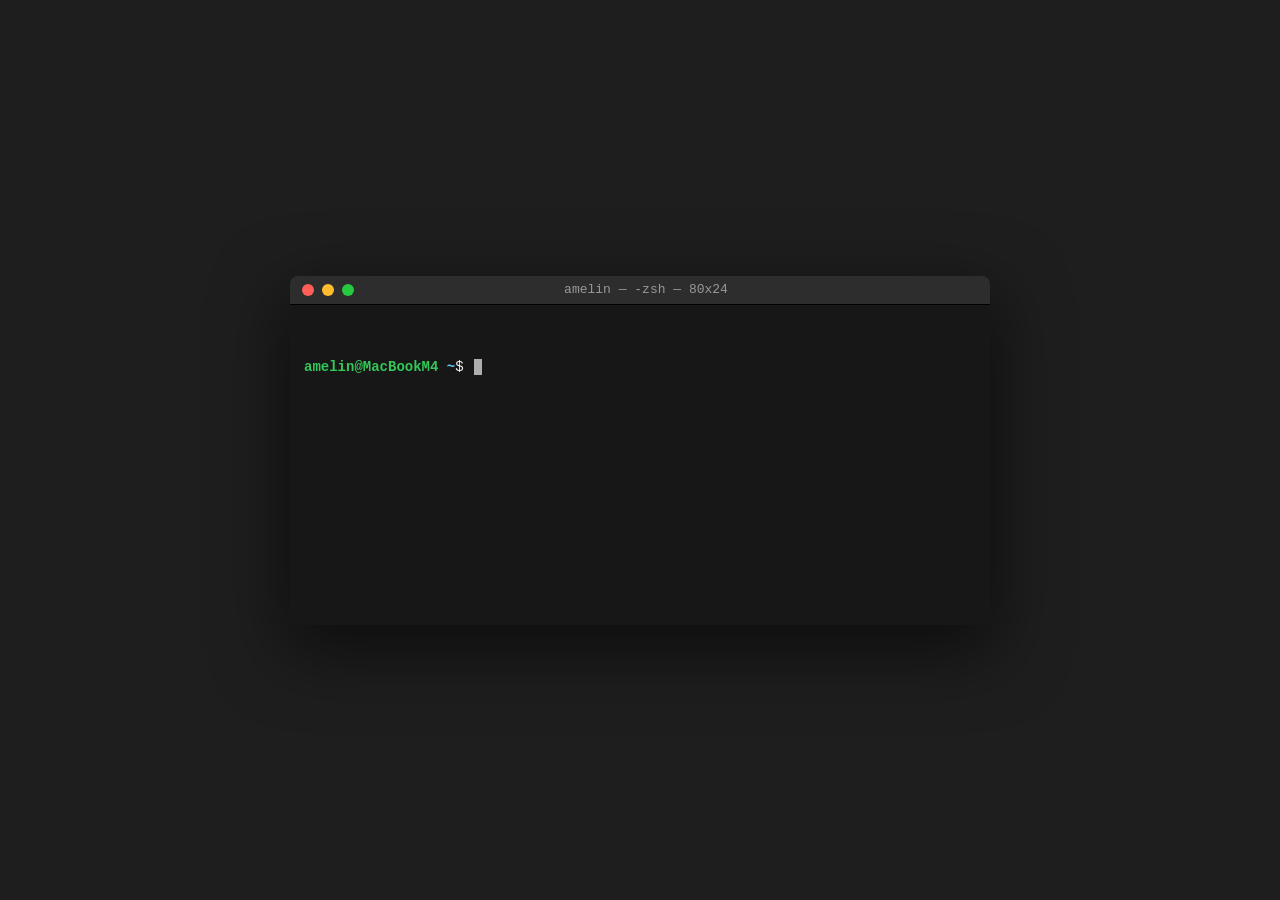
<file: index.html>
<!DOCTYPE html>
<html lang="ru">
<head>
    <meta charset="UTF-8">
    <meta name="viewport" content="width=device-width, initial-scale=1.0">
    <title>Terminal - amelin@MacBookM4</title>
    <style>
        :root {
            --bg-color: #1e1e1e;
            --term-bg: #171717;   
            --term-header: #2d2d2d;
            --text-color: #f1f1f1; 
            --text-muted: #808080;
            --user-color: #34c759; 
            --path-color: #5ac8fa; 
            --font-stack: 'Menlo', 'Monaco', 'Courier New', monospace;
            --shadow: 0 22px 70px 4px rgba(0,0,0,0.56);
        }

        body {
            margin: 0;
            padding: 0;
            background-color: var(--bg-color);
            height: 100vh;
            display: flex;
            justify-content: center;
            align-items: center;
            font-family: var(--font-stack);
            overflow: hidden;
        }

        .window {
            width: 700px;
            max-width: 90%;
            background-color: var(--term-bg);
            border-radius: 8px;
            box-shadow: var(--shadow);
            display: flex;
            flex-direction: column;
            position: absolute;
            opacity: 0; 
            transition: opacity 0.3s ease, transform 0.3s ease;
        }

        .window-header {
            background-color: var(--term-header);
            height: 28px;
            border-top-left-radius: 8px;
            border-top-right-radius: 8px;
            display: flex;
            align-items: center;
            padding-left: 12px;
            border-bottom: 1px solid #000;
        }

        .buttons {
            display: flex;
            gap: 8px;
        }

        .btn {
            width: 12px;
            height: 12px;
            border-radius: 50%;
        }

        .btn-close { background-color: #ff5f56; }
        .btn-minimize { background-color: #ffbd2e; }
        .btn-expand { background-color: #27c93f; }

        .window-title {
            flex-grow: 1;
            text-align: center;
            color: #999;
            font-size: 13px;
            margin-right: 52px;
            font-weight: 500;
        }

        .terminal-content {
            padding: 10px 14px;
            color: var(--text-color);
            font-size: 14px;
            line-height: 1.5;
            min-height: 300px;
            overflow-y: auto;
            white-space: pre-wrap;
            word-wrap: break-word;
        }

        .prompt-user { color: var(--user-color); font-weight: bold; }
        .prompt-path { color: var(--path-color); font-weight: bold; }
        .prompt-symbol { color: var(--text-color); }
        
        /* Курсор */
        .cursor {
            display: inline-block;
            width: 8px;
            height: 16px;
            background-color: #aeafad;
            vertical-align: middle;
            margin-left: 2px;
            animation: blink 1s step-end infinite;
        }

        .cursor.typing {
            animation: none;
            opacity: 1;
        }

        @keyframes blink {
            0%, 100% { opacity: 1; }
            50% { opacity: 0; }
        }

        #term1 {
            opacity: 1; 
            z-index: 1;
        }

        #term2 {
            z-index: 2;
            width: 600px; 
            height: 350px;
        }

        .hidden { display: none; }
        
    </style>
</head>
<body>

    <div id="term1" class="window">
        <div class="window-header">
            <div class="buttons">
                <div class="btn btn-close"></div>
                <div class="btn btn-minimize"></div>
                <div class="btn btn-expand"></div>
            </div>
            <div class="window-title">amelin — -zsh — 80x24</div>
        </div>
        <div class="terminal-content" id="content1">
            </div>
    </div>

    <div id="term2" class="window">
        <div class="window-header">
            <div class="buttons">
                <div class="btn btn-close"></div>
                <div class="btn btn-minimize"></div>
                <div class="btn btn-expand"></div>
            </div>
            <div class="window-title">otkritka.sh</div>
        </div>
        <div class="terminal-content" id="content2">
            </div>
    </div>

    <script>
        // Конфигурация
        const PROMPT_BASE = `<span class="prompt-user">amelin@MacBookM4</span> <span class="prompt-path">~</span><span class="prompt-symbol">$</span> `;
        const PROMPT_FOLDER = `<span class="prompt-user">amelin@MacBookM4</span> <span class="prompt-path">~/pozdrav_2025</span><span class="prompt-symbol">$</span> `;
        
        const term1Content = document.getElementById('content1');
        const term2 = document.getElementById('term2');
        const term2Content = document.getElementById('content2');

        const sleep = (ms) => new Promise(resolve => setTimeout(resolve, ms));

        async function typeText(container, text, speed = 50) {
            let cursor = container.querySelector('.cursor');
            if(cursor) cursor.remove();

            for (let char of text) {
                container.insertAdjacentText('beforeend', char);
                if(!cursor) {
                    cursor = document.createElement('span');
                    cursor.className = 'cursor typing';
                }
                container.appendChild(cursor);
                
                const randomDelay = speed + (Math.random() * 50 - 25); 
                await sleep(randomDelay);
                
                cursor.remove();
            }
            
            cursor.className = 'cursor';
            container.appendChild(cursor);
        }

        function addPrompt(container, promptHTML) {
            let cursor = container.querySelector('.cursor');
            if(cursor) cursor.remove();

            const line = document.createElement('div');
            line.innerHTML = promptHTML + '<span class="cursor"></span>';
            container.appendChild(line);
            
            container.scrollTop = container.scrollHeight;
            return line;
        }

        function removeCursor(container) {
            const cursors = container.querySelectorAll('.cursor');
            cursors.forEach(c => c.remove());
        }

        async function runScenario() {
            await sleep(800);
            addPrompt(term1Content, PROMPT_BASE);
            await sleep(1000);

            let activeLine = term1Content.lastElementChild;
            removeCursor(term1Content); 
            activeLine.innerHTML = PROMPT_BASE; 
            
            await typeText(activeLine, "cd pozdrav_2025", 70);
            await sleep(400); 

            removeCursor(term1Content);
            addPrompt(term1Content, PROMPT_FOLDER);
            await sleep(800);

            activeLine = term1Content.lastElementChild;
            removeCursor(term1Content);
            activeLine.innerHTML = PROMPT_FOLDER;
            
            await typeText(activeLine, "./otkritka.sh", 70);
            await sleep(600);
            
            removeCursor(term1Content);
            const outputLine = document.createElement('div');
            outputLine.textContent = "/bin/terminal --screen 800x600 ";
            outputLine.style.color = "#808080"; 
            outputLine.style.marginTop = "4px";
            term1Content.appendChild(outputLine);
            await sleep(1000);

            showSecondWindow();
        }

        async function showSecondWindow() {
            const rect = document.getElementById('term1').getBoundingClientRect();
            term2.style.left = (rect.left + 50) + 'px';
            term2.style.top = (rect.top + 50) + 'px';
            
            term2.style.opacity = '1';
            
            await sleep(1000); 

            const lines = [
                "Дорогой, Илья.",
                "Сегодня тебе исполняется 16 лет, и я тебя с этим поздравляю.",
                "Расти большой, не будь лапшой, пусть всё в жизни будет хорошо.",
                "Пусть появляются новые кубки, СОЧи будут сданы,",
                "а долги по учёбе закрыты.",
                "",
                "Поздравляю!"
            ];

            const t2 = term2Content;
            
            const startLine = document.createElement('div');
            startLine.innerHTML = '<span class="cursor"></span>';
            t2.appendChild(startLine);

            for (let i = 0; i < lines.length; i++) {
                const lineText = lines[i];
                let currentLineDiv = t2.lastElementChild;
                
                if (lineText.length > 0) {
                    await typeText(currentLineDiv, lineText, 50);
                } else {
                    await sleep(300);
                    removeCursor(currentLineDiv);
                }

                await sleep(400); 

                if (i < lines.length) { 
                    removeCursor(currentLineDiv);
                    const newLineDiv = document.createElement('div');
                    newLineDiv.innerHTML = '<span class="cursor"></span>';
                    if(i === lines.length - 2) newLineDiv.style.marginTop = "10px";
                    
                    t2.appendChild(newLineDiv);
                    t2.scrollTop = t2.scrollHeight;
                }
            }
            
        }

        window.onload = runScenario;
        // Потрачено: 2 часа кодинга страницы, 
        // 30 минут засовывания страницы в бота 
        // и 1 час выжидания 00:00 что бы закинуть бота илье 
    </script>
</body>
</html>
</file>
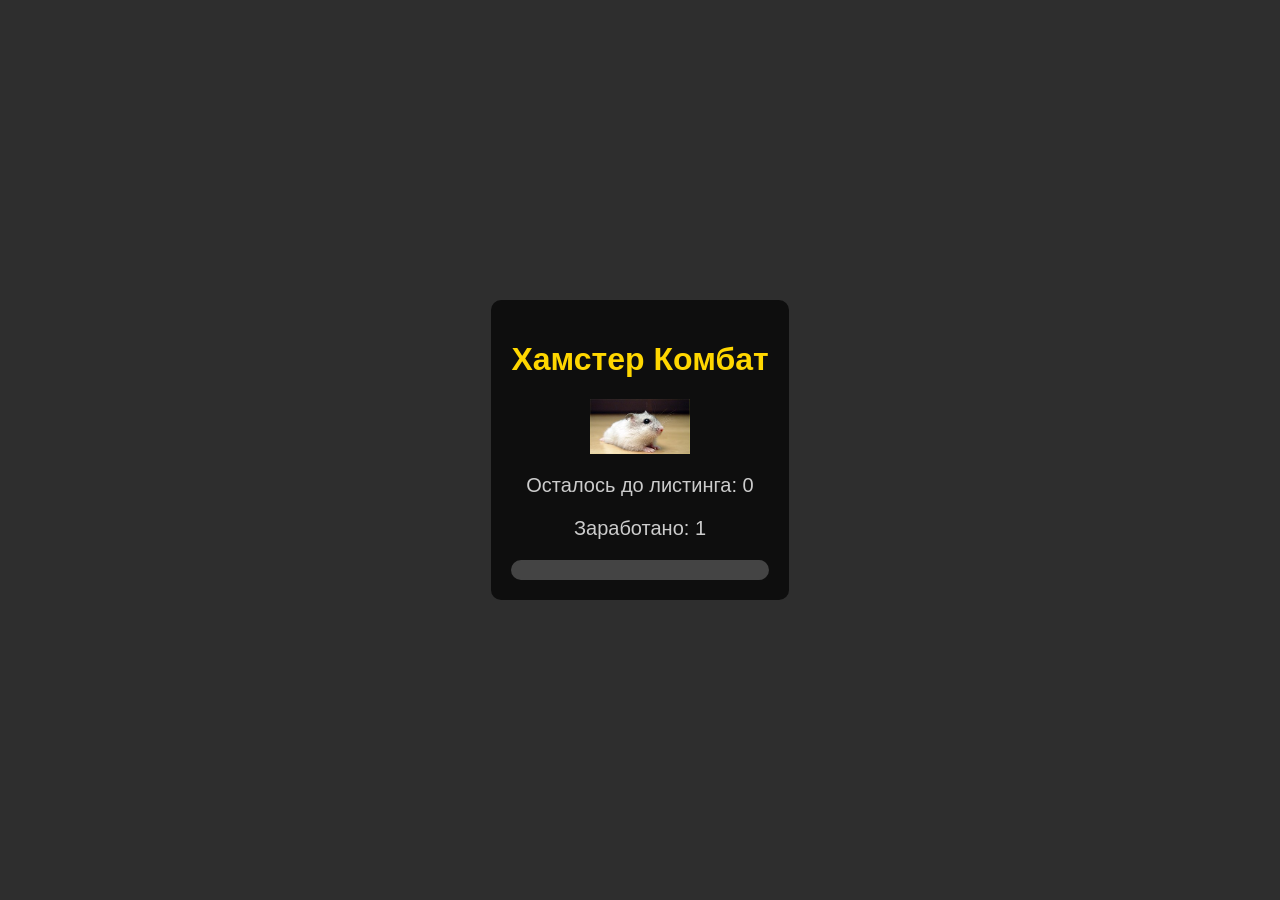
<file: banan/index.html>
<!DOCTYPE html>
<html lang="ru">
<head>
    <meta charset="UTF-8">
    <meta name="viewport" content="width=device-width, initial-scale=1.0">
    <title>Хамстер Криминал</title>
    <link rel="stylesheet" href="style.css">
</head>
<body>
    <div class="container">
        <h1>Хамстер Комбат</h1>
        <div class="banana-container">
            <img src="hamster.png" alt="Тут должен быть хомяк" id="banana">
        </div>
        <p>Осталось до листинга: <span id="click-count">0</span></p>
        <div class="task-bar">
            <p>Заработано: <span id="level">1</span></p>
            <div class="progress-bar">
                <div class="progress" id="progress"></div>
            </div>
        </div>
    </div>
    <div class="modal" id="upgrade-modal">
        <div class="modal-content">
            <h2>Улучшение!</h2>
            <p>Ваш клик теперь добавляет +1!</p>
            <button id="upgrade-button">ОК</button>
        </div>
    </div>
    <script src="script.js"></script>
</body>
</html>
</file>
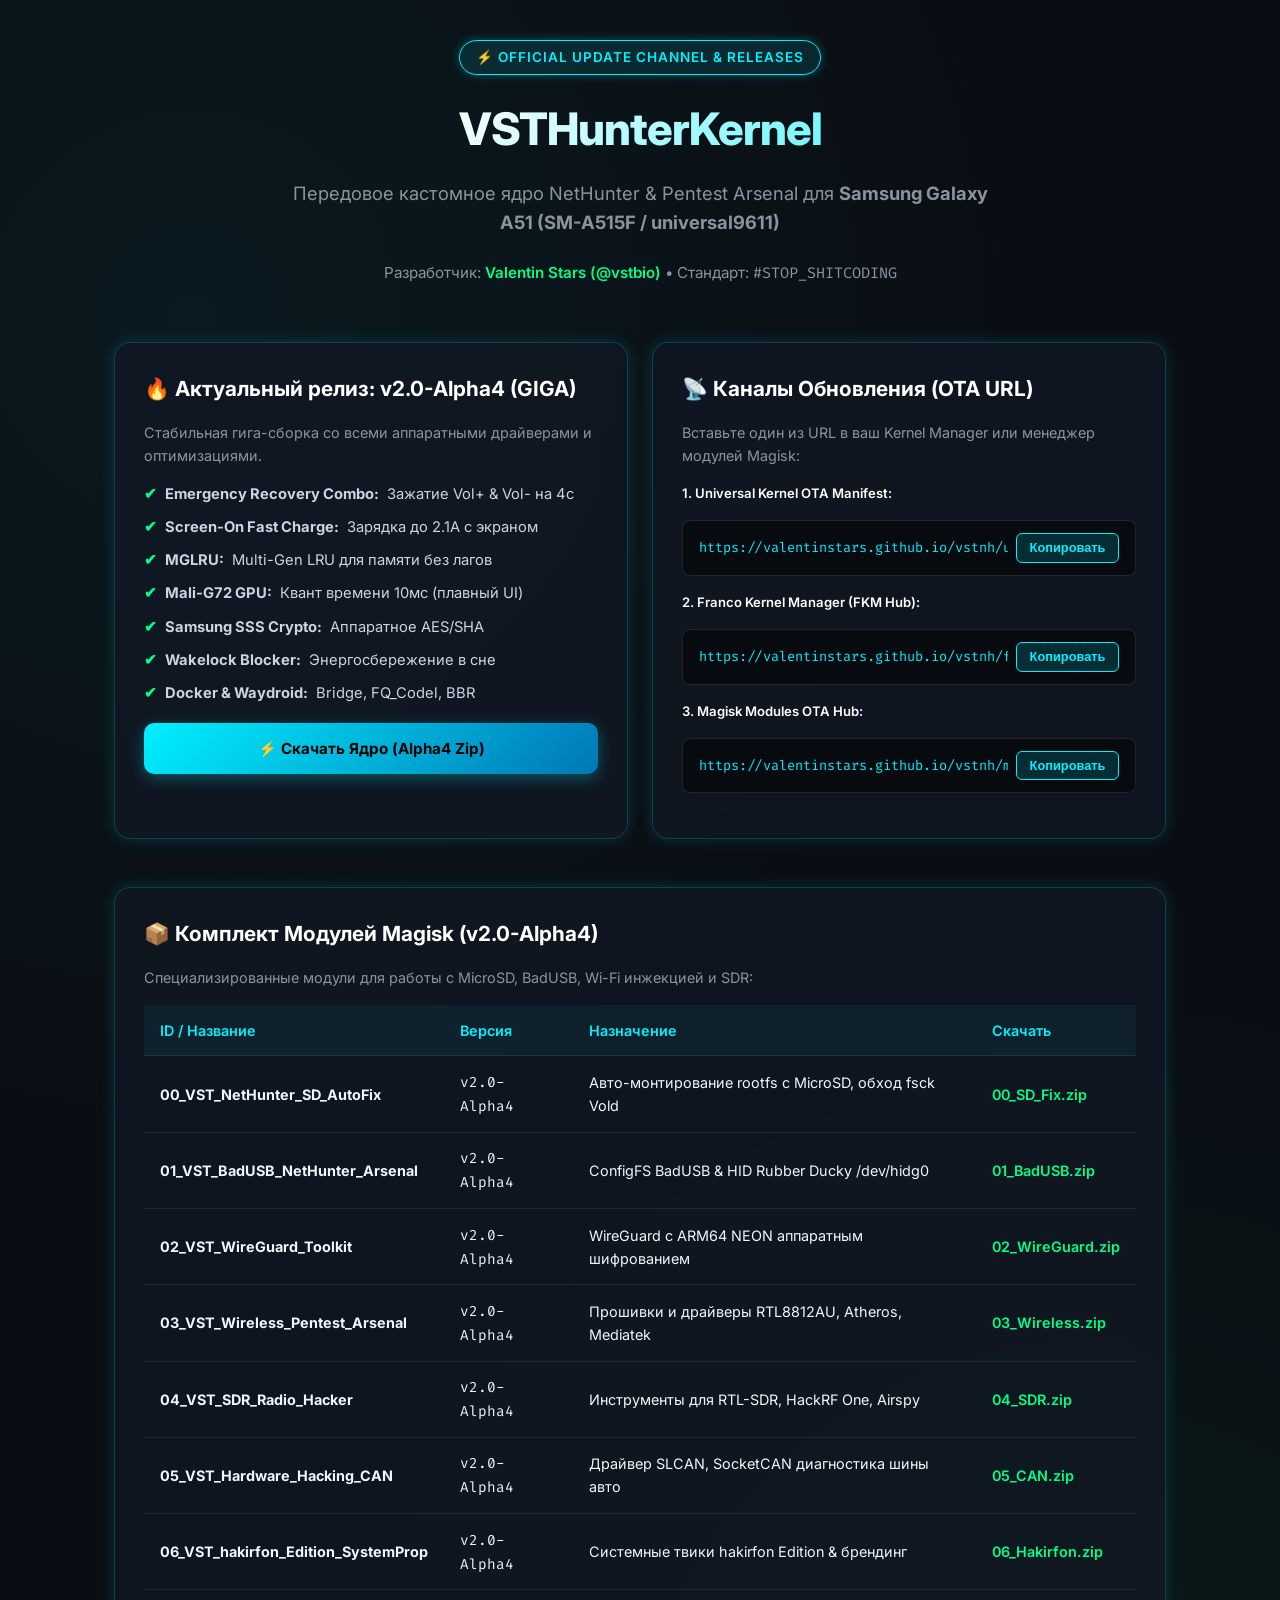
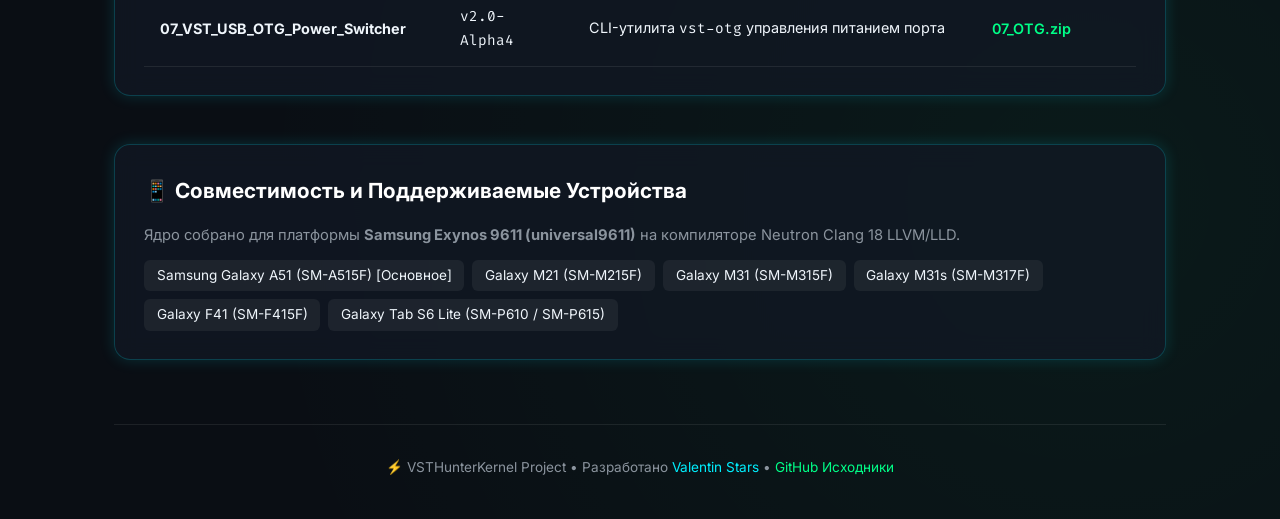
<file: vstnh/index.html>
<!DOCTYPE html>
<html lang="ru">
<head>
  <meta charset="UTF-8">
  <meta name="viewport" content="width=device-width, initial-scale=1.0">
  <title>⚡ VSTHunterKernel — Официальный Канал Обновления</title>
  <meta name="description" content="Канал обновления и релизов ядра VSTHunterKernel для Samsung Galaxy A51 (SM-A515F / universal9611) & NetHunter Arsenal">
  <link rel="preconnect" href="https://fonts.googleapis.com">
  <link rel="preconnect" href="https://fonts.gstatic.com" crossorigin>
  <link href="https://fonts.googleapis.com/css2?family=Fira+Code:wght@400;600;700&family=Inter:wght@300;400;600;700;800&display=swap" rel="stylesheet">
  <style>
    :root {
      --bg-primary: #0a0e14;
      --bg-secondary: #121824;
      --bg-card: rgba(18, 24, 36, 0.75);
      --accent-cyan: #00f0ff;
      --accent-green: #00ff88;
      --accent-red: #ff3366;
      --accent-purple: #9d4edd;
      --text-main: #f0f6fc;
      --text-muted: #8b949e;
      --border-color: rgba(0, 240, 255, 0.2);
      --border-glow: 0 0 15px rgba(0, 240, 255, 0.15);
    }

    * {
      box-sizing: border-box;
      margin: 0;
      padding: 0;
    }

    body {
      background-color: var(--bg-primary);
      color: var(--text-main);
      font-family: 'Inter', sans-serif;
      line-height: 1.6;
      overflow-x: hidden;
      background-image: 
        radial-gradient(circle at 15% 15%, rgba(0, 240, 255, 0.05) 0%, transparent 40%),
        radial-gradient(circle at 85% 85%, rgba(0, 255, 136, 0.05) 0%, transparent 40%);
    }

    code, pre {
      font-family: 'Fira Code', monospace;
    }

    .container {
      max-width: 1100px;
      margin: 0 auto;
      padding: 2.5rem 1.5rem;
    }

    header {
      text-align: center;
      margin-bottom: 3.5rem;
      position: relative;
    }

    .badge-release {
      display: inline-block;
      padding: 0.35rem 1rem;
      border-radius: 9999px;
      background: rgba(0, 240, 255, 0.1);
      border: 1px solid var(--accent-cyan);
      color: var(--accent-cyan);
      font-size: 0.85rem;
      font-weight: 600;
      letter-spacing: 1px;
      text-transform: uppercase;
      margin-bottom: 1.2rem;
      box-shadow: 0 0 10px rgba(0, 240, 255, 0.3);
    }

    h1 {
      font-size: 2.8rem;
      font-weight: 800;
      letter-spacing: -1px;
      background: linear-gradient(135deg, #ffffff 30%, var(--accent-cyan) 100%);
      -webkit-background-clip: text;
      -webkit-text-fill-color: transparent;
      margin-bottom: 0.8rem;
    }

    .subtitle {
      color: var(--text-muted);
      font-size: 1.15rem;
      max-width: 700px;
      margin: 0 auto 1.5rem;
    }

    .author-tag {
      font-size: 0.95rem;
      color: var(--text-muted);
    }

    .author-tag a {
      color: var(--accent-green);
      text-decoration: none;
      font-weight: 600;
      transition: all 0.2s;
    }

    .author-tag a:hover {
      text-shadow: 0 0 8px rgba(0, 255, 136, 0.6);
    }

    .grid-cards {
      display: grid;
      grid-template-columns: repeat(auto-fit, minmax(320px, 1fr));
      gap: 1.5rem;
      margin-bottom: 3rem;
    }

    .card {
      background: var(--bg-card);
      border: 1px solid var(--border-color);
      border-radius: 16px;
      padding: 1.8rem;
      backdrop-filter: blur(12px);
      box-shadow: var(--border-glow);
      transition: transform 0.25s, border-color 0.25s, box-shadow 0.25s;
    }

    .card:hover {
      transform: translateY(-4px);
      border-color: var(--accent-cyan);
      box-shadow: 0 0 25px rgba(0, 240, 255, 0.25);
    }

    .card-title {
      font-size: 1.3rem;
      font-weight: 700;
      color: #fff;
      display: flex;
      align-items: center;
      gap: 0.6rem;
      margin-bottom: 1rem;
    }

    .ota-url-box {
      background: rgba(0, 0, 0, 0.5);
      border: 1px solid rgba(255, 255, 255, 0.1);
      border-radius: 8px;
      padding: 0.75rem 1rem;
      display: flex;
      align-items: center;
      justify-content: space-between;
      gap: 0.5rem;
      margin: 1rem 0;
    }

    .ota-url-box code {
      font-size: 0.85rem;
      color: var(--accent-cyan);
      overflow-x: auto;
      white-space: nowrap;
    }

    .btn-copy {
      background: rgba(0, 240, 255, 0.15);
      border: 1px solid var(--accent-cyan);
      color: var(--accent-cyan);
      padding: 0.4rem 0.8rem;
      border-radius: 6px;
      cursor: pointer;
      font-size: 0.8rem;
      font-weight: 600;
      transition: all 0.2s;
      flex-shrink: 0;
    }

    .btn-copy:hover {
      background: var(--accent-cyan);
      color: #000;
    }

    .btn-download {
      display: inline-flex;
      align-items: center;
      justify-content: center;
      gap: 0.6rem;
      width: 100%;
      padding: 0.85rem 1.2rem;
      border-radius: 10px;
      background: linear-gradient(135deg, var(--accent-cyan) 0%, #0077b6 100%);
      color: #000;
      font-weight: 700;
      text-decoration: none;
      font-size: 0.95rem;
      transition: all 0.2s;
      box-shadow: 0 4px 15px rgba(0, 240, 255, 0.3);
      margin-top: 0.5rem;
    }

    .btn-download:hover {
      box-shadow: 0 6px 20px rgba(0, 240, 255, 0.5);
      transform: scale(1.02);
    }

    .features-list {
      list-style: none;
      margin-top: 1rem;
    }

    .features-list li {
      margin-bottom: 0.6rem;
      font-size: 0.92rem;
      color: #cbd5e1;
      display: flex;
      align-items: flex-start;
      gap: 0.5rem;
    }

    .features-list li::before {
      content: "✔";
      color: var(--accent-green);
      font-weight: bold;
    }

    .modules-table {
      width: 100%;
      border-collapse: collapse;
      margin-top: 1rem;
    }

    .modules-table th, .modules-table td {
      padding: 0.85rem 1rem;
      text-align: left;
      border-bottom: 1px solid rgba(255, 255, 255, 0.08);
      font-size: 0.9rem;
    }

    .modules-table th {
      color: var(--accent-cyan);
      font-weight: 600;
      background: rgba(0, 240, 255, 0.05);
    }

    .modules-table td a {
      color: var(--accent-green);
      text-decoration: none;
      font-weight: 600;
    }

    .modules-table td a:hover {
      text-decoration: underline;
    }

    footer {
      text-align: center;
      margin-top: 4rem;
      padding-top: 2rem;
      border-top: 1px solid rgba(255, 255, 255, 0.08);
      color: var(--text-muted);
      font-size: 0.85rem;
    }

    .toast {
      position: fixed;
      bottom: 2rem;
      right: 2rem;
      background: var(--accent-green);
      color: #000;
      padding: 0.75rem 1.5rem;
      border-radius: 8px;
      font-weight: 700;
      box-shadow: 0 4px 15px rgba(0, 255, 136, 0.4);
      opacity: 0;
      transform: translateY(20px);
      transition: all 0.3s ease;
      pointer-events: none;
      z-index: 1000;
    }

    .toast.show {
      opacity: 1;
      transform: translateY(0);
    }
  </style>
</head>
<body>

  <div class="container">
    <header>
      <div class="badge-release">⚡ Official Update Channel & Releases</div>
      <h1>VSTHunterKernel</h1>
      <p class="subtitle">Передовое кастомное ядро NetHunter & Pentest Arsenal для <strong>Samsung Galaxy A51 (SM-A515F / universal9611)</strong></p>
      <div class="author-tag">Разработчик: <a href="https://vstbio.t.me" target="_blank">Valentin Stars (@vstbio)</a> • Стандарт: <code>#STOP_SHITCODING</code></div>
    </header>

    <div class="grid-cards">
      <!-- Latest Kernel Card -->
      <div class="card">
        <div class="card-title">🔥 Актуальный релиз: v2.0-Alpha4 (GIGA)</div>
        <p style="color: var(--text-muted); font-size: 0.9rem;">Стабильная гига-сборка со всеми аппаратными драйверами и оптимизациями.</p>
        <ul class="features-list">
          <li><strong>Emergency Recovery Combo:</strong> Зажатие Vol+ & Vol- на 4с</li>
          <li><strong>Screen-On Fast Charge:</strong> Зарядка до 2.1А с экраном</li>
          <li><strong>MGLRU:</strong> Multi-Gen LRU для памяти без лагов</li>
          <li><strong>Mali-G72 GPU:</strong> Квант времени 10мс (плавный UI)</li>
          <li><strong>Samsung SSS Crypto:</strong> Аппаратное AES/SHA</li>
          <li><strong>Wakelock Blocker:</strong> Энергосбережение в сне</li>
          <li><strong>Docker & Waydroid:</strong> Bridge, FQ_Codel, BBR</li>
        </ul>
        <a href="https://github.com/ValentinStars/VSTHunterKernel/releases/download/v2.0-Alpha4/VSTHunterKernel-A51-NetHunter-VST-Alpha4.zip" class="btn-download">
          ⚡ Скачать Ядро (Alpha4 Zip)
        </a>
      </div>

      <!-- OTA Update Channels Card -->
      <div class="card">
        <div class="card-title">📡 Каналы Обновления (OTA URL)</div>
        <p style="color: var(--text-muted); font-size: 0.9rem;">Вставьте один из URL в ваш Kernel Manager или менеджер модулей Magisk:</p>
        
        <div style="margin-top: 1rem;">
          <div style="font-size: 0.82rem; font-weight: 600; color: #fff;">1. Universal Kernel OTA Manifest:</div>
          <div class="ota-url-box">
            <code id="url-update">https://valentinstars.github.io/vstnh/update.json</code>
            <button class="btn-copy" onclick="copyText('url-update')">Копировать</button>
          </div>
        </div>

        <div>
          <div style="font-size: 0.82rem; font-weight: 600; color: #fff;">2. Franco Kernel Manager (FKM Hub):</div>
          <div class="ota-url-box">
            <code id="url-fkm">https://valentinstars.github.io/vstnh/fkm.json</code>
            <button class="btn-copy" onclick="copyText('url-fkm')">Копировать</button>
          </div>
        </div>

        <div>
          <div style="font-size: 0.82rem; font-weight: 600; color: #fff;">3. Magisk Modules OTA Hub:</div>
          <div class="ota-url-box">
            <code id="url-magisk">https://valentinstars.github.io/vstnh/magisk.json</code>
            <button class="btn-copy" onclick="copyText('url-magisk')">Копировать</button>
          </div>
        </div>
      </div>
    </div>

    <!-- Magisk Modules Section -->
    <div class="card" style="margin-bottom: 3rem;">
      <div class="card-title">📦 Комплект Модулей Magisk (v2.0-Alpha4)</div>
      <p style="color: var(--text-muted); font-size: 0.9rem;">Специализированные модули для работы с MicroSD, BadUSB, Wi-Fi инжекцией и SDR:</p>
      
      <div style="overflow-x: auto;">
        <table class="modules-table">
          <thead>
            <tr>
              <th>ID / Название</th>
              <th>Версия</th>
              <th>Назначение</th>
              <th>Скачать</th>
            </tr>
          </thead>
          <tbody>
            <tr>
              <td><strong>00_VST_NetHunter_SD_AutoFix</strong></td>
              <td><code>v2.0-Alpha4</code></td>
              <td>Авто-монтирование rootfs с MicroSD, обход fsck Vold</td>
              <td><a href="https://github.com/ValentinStars/VSTHunterKernel/releases/download/v2.0-Alpha4/00_VST_NetHunter_SD_AutoFix.zip">00_SD_Fix.zip</a></td>
            </tr>
            <tr>
              <td><strong>01_VST_BadUSB_NetHunter_Arsenal</strong></td>
              <td><code>v2.0-Alpha4</code></td>
              <td>ConfigFS BadUSB & HID Rubber Ducky /dev/hidg0</td>
              <td><a href="https://github.com/ValentinStars/VSTHunterKernel/releases/download/v2.0-Alpha4/01_VST_BadUSB_NetHunter_Arsenal.zip">01_BadUSB.zip</a></td>
            </tr>
            <tr>
              <td><strong>02_VST_WireGuard_Toolkit</strong></td>
              <td><code>v2.0-Alpha4</code></td>
              <td>WireGuard с ARM64 NEON аппаратным шифрованием</td>
              <td><a href="https://github.com/ValentinStars/VSTHunterKernel/releases/download/v2.0-Alpha4/02_VST_WireGuard_Toolkit.zip">02_WireGuard.zip</a></td>
            </tr>
            <tr>
              <td><strong>03_VST_Wireless_Pentest_Arsenal</strong></td>
              <td><code>v2.0-Alpha4</code></td>
              <td>Прошивки и драйверы RTL8812AU, Atheros, Mediatek</td>
              <td><a href="https://github.com/ValentinStars/VSTHunterKernel/releases/download/v2.0-Alpha4/03_VST_Wireless_Pentest_Arsenal.zip">03_Wireless.zip</a></td>
            </tr>
            <tr>
              <td><strong>04_VST_SDR_Radio_Hacker</strong></td>
              <td><code>v2.0-Alpha4</code></td>
              <td>Инструменты для RTL-SDR, HackRF One, Airspy</td>
              <td><a href="https://github.com/ValentinStars/VSTHunterKernel/releases/download/v2.0-Alpha4/04_VST_SDR_Radio_Hacker.zip">04_SDR.zip</a></td>
            </tr>
            <tr>
              <td><strong>05_VST_Hardware_Hacking_CAN</strong></td>
              <td><code>v2.0-Alpha4</code></td>
              <td>Драйвер SLCAN, SocketCAN диагностика шины авто</td>
              <td><a href="https://github.com/ValentinStars/VSTHunterKernel/releases/download/v2.0-Alpha4/05_VST_Hardware_Hacking_CAN.zip">05_CAN.zip</a></td>
            </tr>
            <tr>
              <td><strong>06_VST_hakirfon_Edition_SystemProp</strong></td>
              <td><code>v2.0-Alpha4</code></td>
              <td>Системные твики hakirfon Edition & брендинг</td>
              <td><a href="https://github.com/ValentinStars/VSTHunterKernel/releases/download/v2.0-Alpha4/06_VST_hakirfon_Edition_SystemProp.zip">06_Hakirfon.zip</a></td>
            </tr>
            <tr>
              <td><strong>07_VST_USB_OTG_Power_Switcher</strong></td>
              <td><code>v2.0-Alpha4</code></td>
              <td>CLI-утилита <code>vst-otg</code> управления питанием порта</td>
              <td><a href="https://github.com/ValentinStars/VSTHunterKernel/releases/download/v2.0-Alpha4/07_VST_USB_OTG_Power_Switcher.zip">07_OTG.zip</a></td>
            </tr>
          </tbody>
        </table>
      </div>
    </div>

    <!-- Supported Devices -->
    <div class="card">
      <div class="card-title">📱 Совместимость и Поддерживаемые Устройства</div>
      <p style="color: var(--text-muted); font-size: 0.92rem; margin-bottom: 0.8rem;">
        Ядро собрано для платформы <strong>Samsung Exynos 9611 (universal9611)</strong> на компиляторе Neutron Clang 18 LLVM/LLD.
      </p>
      <div style="display: flex; flex-wrap: wrap; gap: 0.5rem; margin-top: 0.5rem;">
        <span style="background: rgba(255,255,255,0.06); padding: 0.3rem 0.8rem; border-radius: 6px; font-size: 0.85rem;">Samsung Galaxy A51 (SM-A515F) [Основное]</span>
        <span style="background: rgba(255,255,255,0.06); padding: 0.3rem 0.8rem; border-radius: 6px; font-size: 0.85rem;">Galaxy M21 (SM-M215F)</span>
        <span style="background: rgba(255,255,255,0.06); padding: 0.3rem 0.8rem; border-radius: 6px; font-size: 0.85rem;">Galaxy M31 (SM-M315F)</span>
        <span style="background: rgba(255,255,255,0.06); padding: 0.3rem 0.8rem; border-radius: 6px; font-size: 0.85rem;">Galaxy M31s (SM-M317F)</span>
        <span style="background: rgba(255,255,255,0.06); padding: 0.3rem 0.8rem; border-radius: 6px; font-size: 0.85rem;">Galaxy F41 (SM-F415F)</span>
        <span style="background: rgba(255,255,255,0.06); padding: 0.3rem 0.8rem; border-radius: 6px; font-size: 0.85rem;">Galaxy Tab S6 Lite (SM-P610 / SM-P615)</span>
      </div>
    </div>

    <footer>
      <p>⚡ VSTHunterKernel Project • Разработано <a href="https://vstbio.t.me" style="color: var(--accent-cyan); text-decoration: none;">Valentin Stars</a> • <a href="https://github.com/ValentinStars/VSTHunterKernel" style="color: var(--accent-green); text-decoration: none;">GitHub Исходники</a></p>
    </footer>
  </div>

  <div id="toast" class="toast">Скопировано в буфер обмена!</div>

  <script>
    function copyText(id) {
      const text = document.getElementById(id).innerText;
      navigator.clipboard.writeText(text).then(() => {
        const toast = document.getElementById('toast');
        toast.classList.add('show');
        setTimeout(() => {
          toast.classList.remove('show');
        }, 2000);
      });
    }
  </script>
</body>
</html>
</file>
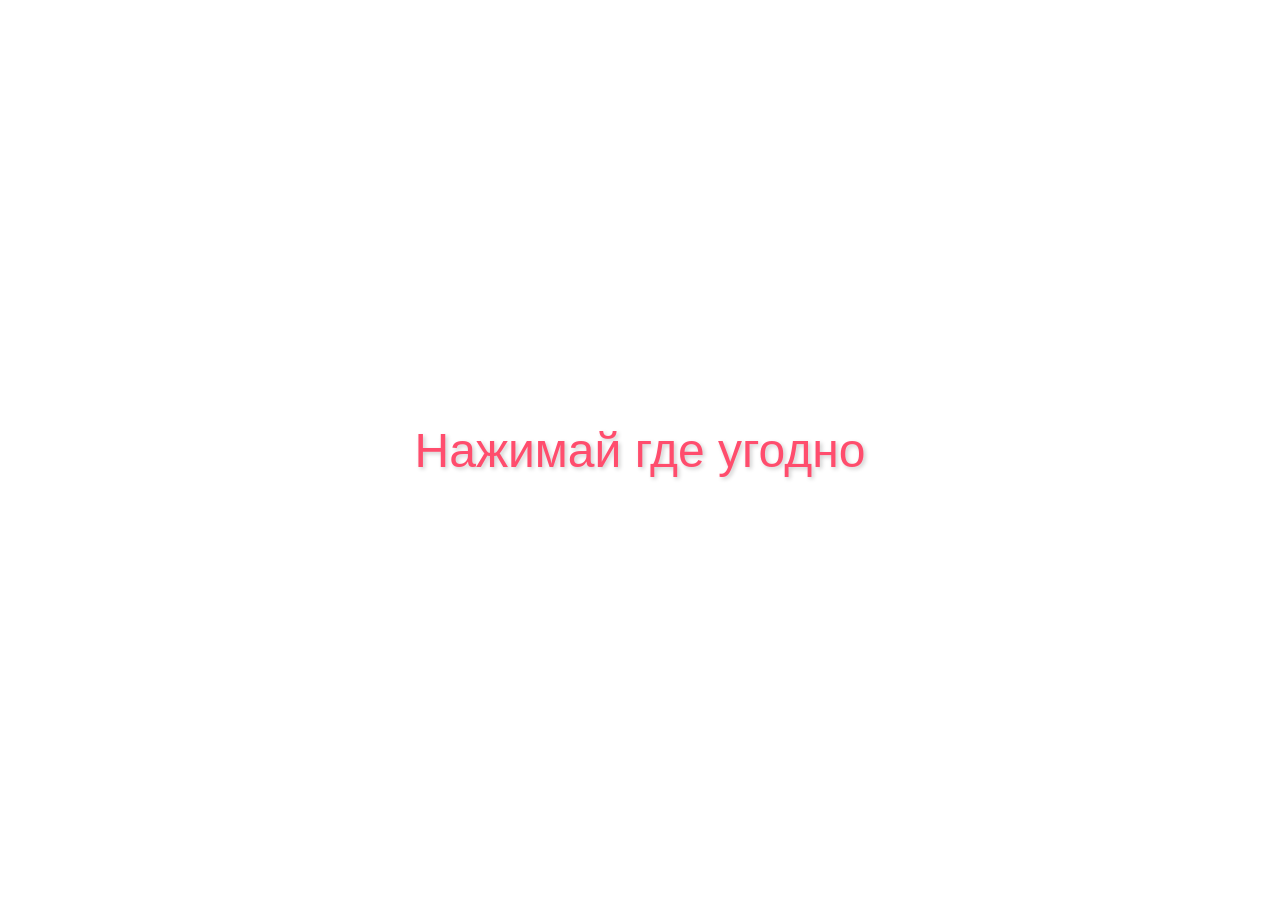
<file: index111111.html>
<!DOCTYPE html>
<html lang="en">
<head>
    <meta charset="UTF-8">
    <meta name="viewport" content="width=device-width, initial-scale=1.0">
    <title>❤️</title>
    <link rel="stylesheet" href="styles/main.css">
<div class="wallpaper"></div>
    <div class="content">
    </div>
</head>
<body>
    <div class="bg_heart">
        <div class="message"></div>
        <a href="love.html" class="next-button">Нажми на кнопку</a>
    </div>

    <script src="https://code.jquery.com/jquery-3.6.0.min.js"></script>
    <script src="script/main.js"></script>
<script>
    function setupMusic() {
        const music = document.getElementById('backgroundMusic');
        
        const isMusicPlaying = localStorage.getItem('musicPlaying') === 'true';
        const musicCurrentTime = localStorage.getItem('musicCurrentTime') || 0;

        if (isMusicPlaying) {
            music.currentTime = parseFloat(musicCurrentTime);
        }

        music.addEventListener('play', () => {
            localStorage.setItem('musicPlaying', 'true');
        });

        music.addEventListener('pause', () => {
            localStorage.setItem('musicPlaying', 'false');
        });

        setInterval(() => {
            localStorage.setItem('musicCurrentTime', music.currentTime);
        }, 1000);

        document.addEventListener('click', function startMusic() {
            music.play().catch(error => {
                console.log('Autoplay prevented', error);
            });
            document.removeEventListener('click', startMusic);
        });
    }

        document.addEventListener('DOMContentLoaded', setupMusic);
</script>

<audio id="backgroundMusic" loop>
    <source src="assets/blue.mp3" type="audio/mpeg">
    Your browser does not support the audio element.
</script>
</body>

</html>
</file>
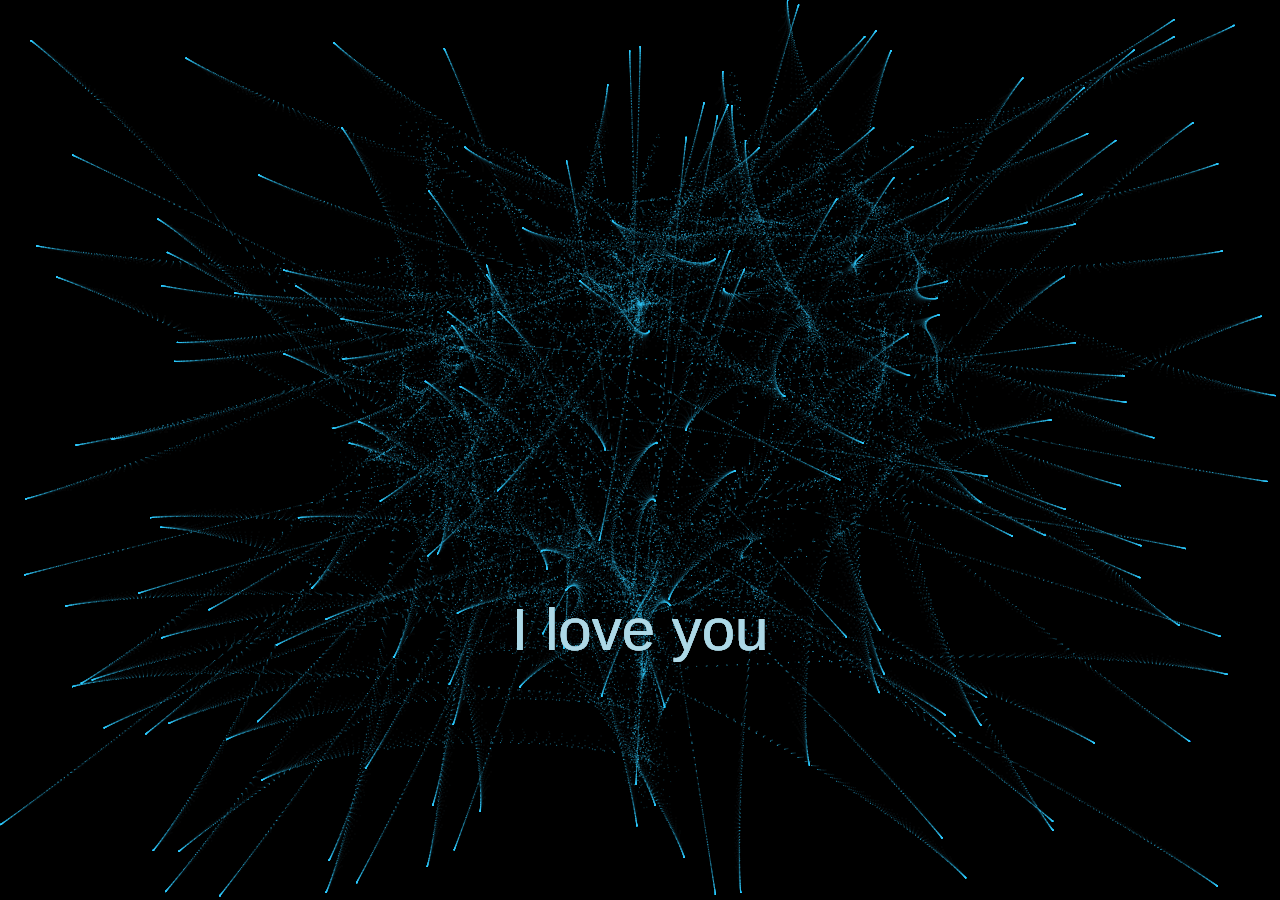
<file: love.html>
<!DOCTYPE html>
<html lang="en">
<head>
  <meta charset="UTF-8">
  <meta http-equiv="X-UA-Compatible" content="IE=edge">
  <meta name="viewport" content="width=device-width, initial-scale=1.0">
  <title>❤️</title>
  <link rel="stylesheet" href="styles/love.css">
</head>
<body>
  <canvas id="heart"></canvas>
  <audio id="backgroundMusic" loop>
    <source src="assets/blue.mp3" type="audio/mpeg">
    Your browser does not support the audio element.
  </audio>
  <script src="script/love.js"></script>
</body>
</html>
</file>
<file: banan/style.css>
body {
    font-family: 'Arial Black', Arial, sans-serif;
    display: flex;
    justify-content: center;
    align-items: center;
    height: 100vh;
    margin: 0;
    background-color: #2e2e2e;
    background-image: url('https://via.placeholder.com/1920x1080/2e2e2e/444?text=+');
    background-size: cover;
    color: #cccccc;
}

.container {
    text-align: center;
    background-color: rgba(0, 0, 0, 0.7);
    padding: 20px;
    border-radius: 10px;
}

.banana-container {
    display: flex;
    justify-content: center;
    margin: 20px;
}

#banana {
    width: 100px;
    cursor: pointer;
    transition: transform 0.1s;
}

#banana:active {
    transform: scale(0.9);
}

h1 {
    color: #ffd700;
}

p {
    font-size: 20px;
    color: #cccccc;
}

.task-bar {
    margin-top: 20px;
}

.progress-bar {
    width: 100%;
    background-color: #444;
    border-radius: 10px;
    overflow: hidden;
}

.progress {
    width: 0;
    height: 20px;
    background-color: #76c7c0;
}

.modal {
    display: none;
    position: fixed;
    top: 0;
    left: 0;
    width: 100%;
    height: 100%;
    background-color: rgba(0, 0, 0, 0.5);
    justify-content: center;
    align-items: center;
}

.modal-content {
    background-color: #3e3e3e;
    padding: 20px;
    border-radius: 10px;
    text-align: center;
    color: #cccccc;
}

#upgrade-button {
    margin-top: 20px;
    padding: 10px 20px;
    background-color: #76c7c0;
    border: none;
    border-radius: 5px;
    cursor: pointer;
    color: white;
    font-size: 16px;
}
</file>
<file: styles/main.css>
html, body {
  height: 100%;
  margin: 0;
  font-family: 'Arial', sans-serif;
  -webkit-user-select: none;
  -ms-user-select: none;
  user-select: none;
}

.bg_heart {
  position: relative;
  top: 0;
  left: 0;
  width: 100%;
  height: 100%;
  overflow: hidden;
  cursor: pointer;
}

.heart {
  position: absolute;
  top: -50%;
  transform: rotate(-45deg);
}

.heart:before,
.heart:after {
  position: absolute;
  display: block;
  content: "";
  width: 100%;
  height: 100%;
  background: inherit;
  border-radius: 100%;
}

.heart:before {
  top: -50%;
  left: 0;
}

.heart:after {
  top: 0;
  right: -50%;
}

@keyframes love {
  0% {
      top: 110%;
  }
}

.message {
  position: fixed;
  top: 50%;
  left: 50%;
  transform: translate(-50%, -50%);
  color: #ff4d6d;
  font-size: 2em;
  text-align: center;
  text-shadow: 2px 2px 4px rgba(0, 0, 0, 0.2);
  z-index: 1000;
  width: 80%;
  padding: 20px;
  background-color: rgba(255, 255, 255, 0);
  border-radius: 15px;
  pointer-events: none;
}

.next-button {
  display: none;
  position: fixed;
  bottom: 50px;
  left: 50%;
  transform: translateX(-50%);
  padding: 15px 30px;
  background-color: #ff4d6d;
  color: white;
  border: none;
  border-radius: 25px;
  font-size: 1.2em;
  cursor: pointer;
  z-index: 1000;
  transition: all 0.3s ease;
  box-shadow: 0 4px 15px rgba(0,0,0,0.2);
}

.next-button:hover {
  background-color: #ff3357;
  transform: translateX(-50%) scale(1.05);
}

@media (max-width: 600px) {
  .message {
    font-size: 1.5em; 
    padding: 10px; 
  }

  .next-button {
    padding: 10px 20px; 
    font-size: 1em; 
  }
}

@media (min-width: 601px) and (max-width: 1024px) {
  .message {
    font-size: 2.0em;
    padding: 15px;
  }

  .next-button {
    padding: 12px 25px; 
    font-size: 1.1em; 
  }
}

@media (min-width: 1025px) {
  .message {
    font-size: 3em; 
    padding: 20px; 
  }

  .next-button {
    padding: 15px 30px; 
    font-size: 1.2em; 
  }
}
</file>
<file: styles/love.css>
body, html {
  margin: 0;
  padding: 0;
  overflow: hidden;
  width: 100%;
  height: 100%;
}

canvas {
  position: absolute;
  left: 0;
  top: 0;
  width: 100%;
  height: 100%;
  background-color: rgba(0, 0, 0, 0.2);
}

@media (max-width: 768px) {
  canvas {
    background-color: rgba(0, 0, 0, 0.3);
  }
}
</file>
